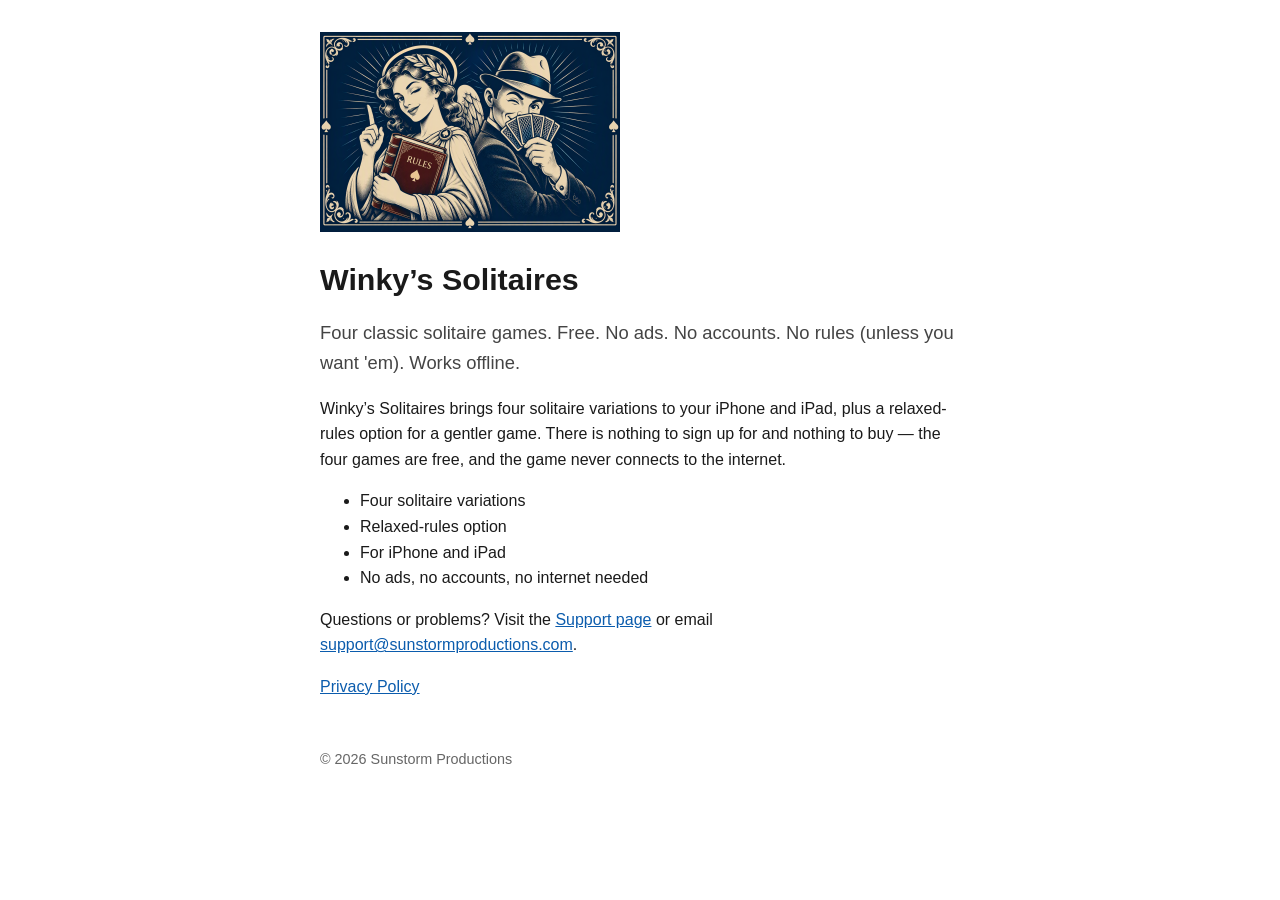
<file: index.html>
<!DOCTYPE html>
<html lang="en">
<head>
<meta charset="utf-8">
<meta name="viewport" content="width=device-width, initial-scale=1">
<title>Winky&rsquo;s Solitaires</title>
<meta name="description" content="Winky's Solitaires — four classic solitaire games for iPhone and iPad. Free, no ads, no accounts, works offline.">
<link rel="stylesheet" href="styles.css">
</head>
<body>
  <img src="Winky%20Libby%20Landscape.png" width=300px alt="Winky's Solitaires game screen">
<main>
  <h1>Winky&rsquo;s Solitaires</h1>
  <p class="tagline">Four classic solitaire games. Free. No ads. No accounts. No rules (unless you want 'em). Works offline.</p>

  <p>Winky&rsquo;s Solitaires brings four solitaire variations to your iPhone and iPad, plus a relaxed-rules option for a gentler game. There is nothing to sign up for and nothing to buy &mdash; the four games are free, and the game never connects to the internet.</p>

  <ul>
    <li>Four solitaire variations</li>
    <li>Relaxed-rules option</li>
    <li>For iPhone and iPad</li>
    <li>No ads, no accounts, no internet needed</li>
  </ul>

  <p>Questions or problems? Visit the <a href="support.html">Support page</a> or email <a href="mailto:support@sunstormproductions.com">support@sunstormproductions.com</a>.</p>

  <p><a href="privacy.html">Privacy Policy</a></p>
</main>
<footer>
  <p>&copy; 2026 Sunstorm Productions</p>
</footer>
</body>
</html>
</file>
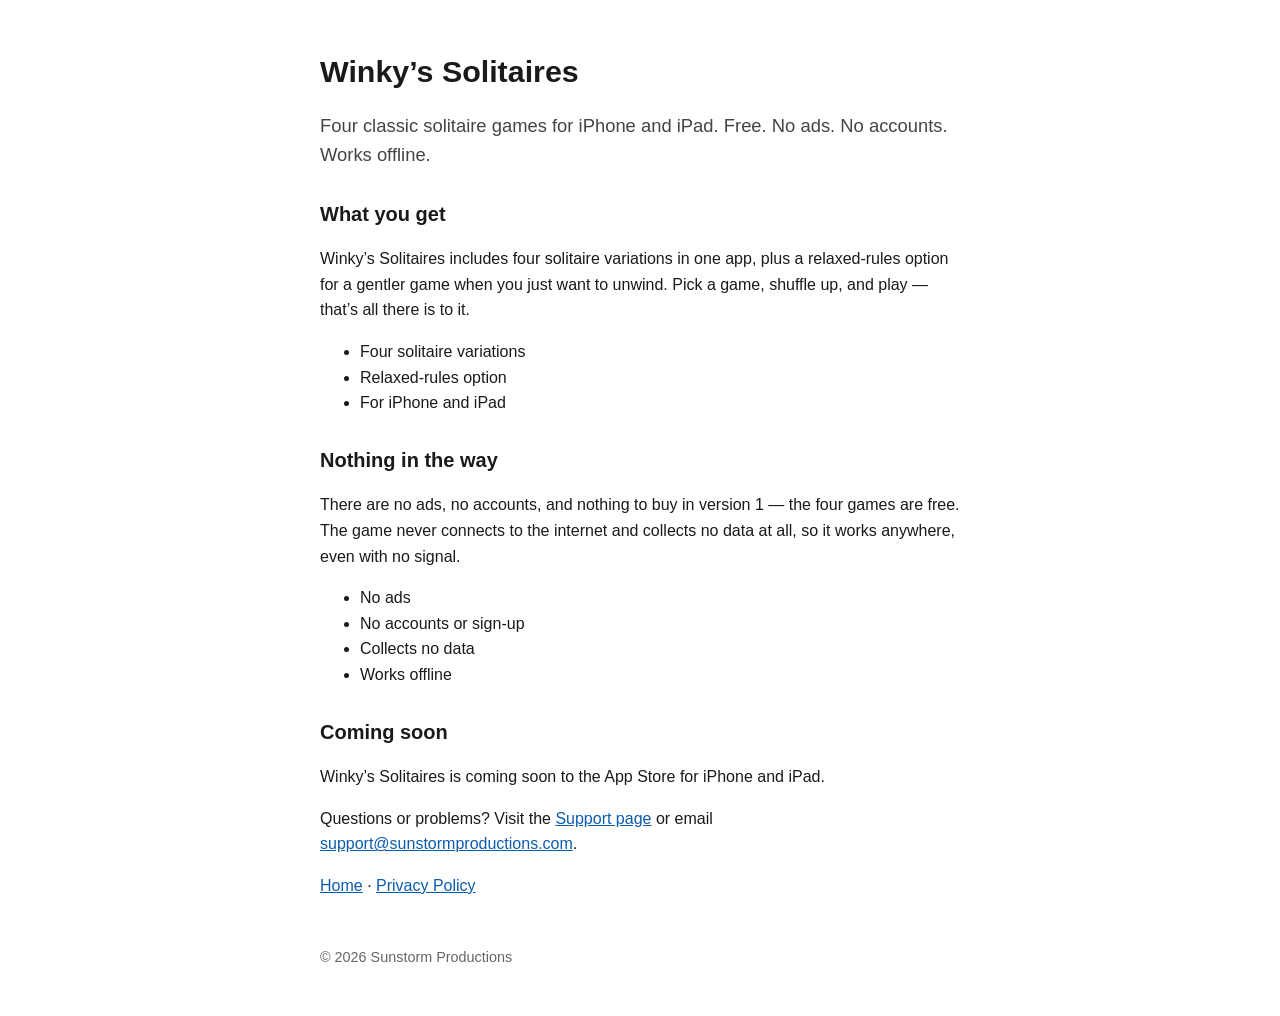
<file: marketing.html>
<!DOCTYPE html>
<html lang="en">
<head>
<meta charset="utf-8">
<meta name="viewport" content="width=device-width, initial-scale=1">
<title>Winky&rsquo;s Solitaires &mdash; Four Classic Solitaire Games</title>
<meta name="description" content="Winky's Solitaires — four classic solitaire games for iPhone and iPad. Free, no ads, no accounts, works offline.">
<link rel="stylesheet" href="styles.css">
</head>
<body>
<main>
  <h1>Winky&rsquo;s Solitaires</h1>
  <p class="tagline">Four classic solitaire games for iPhone and iPad. Free. No ads. No accounts. Works offline.</p>

  <h2>What you get</h2>
  <p>Winky&rsquo;s Solitaires includes four solitaire variations in one app, plus a relaxed-rules option for a gentler game when you just want to unwind. Pick a game, shuffle up, and play &mdash; that&rsquo;s all there is to it.</p>

  <ul>
    <li>Four solitaire variations</li>
    <li>Relaxed-rules option</li>
    <li>For iPhone and iPad</li>
  </ul>

  <h2>Nothing in the way</h2>
  <p>There are no ads, no accounts, and nothing to buy in version 1 &mdash; the four games are free. The game never connects to the internet and collects no data at all, so it works anywhere, even with no signal.</p>

  <ul>
    <li>No ads</li>
    <li>No accounts or sign-up</li>
    <li>Collects no data</li>
    <li>Works offline</li>
  </ul>

  <h2>Coming soon</h2>
  <p>Winky&rsquo;s Solitaires is coming soon to the App Store for iPhone and iPad.</p>

  <p>Questions or problems? Visit the <a href="support.html">Support page</a> or email <a href="mailto:support@sunstormproductions.com">support@sunstormproductions.com</a>.</p>

  <p><a href="index.html">Home</a> &middot; <a href="privacy.html">Privacy Policy</a></p>
</main>
<footer>
  <p>&copy; 2026 Sunstorm Productions</p>
</footer>
</body>
</html>
</file>
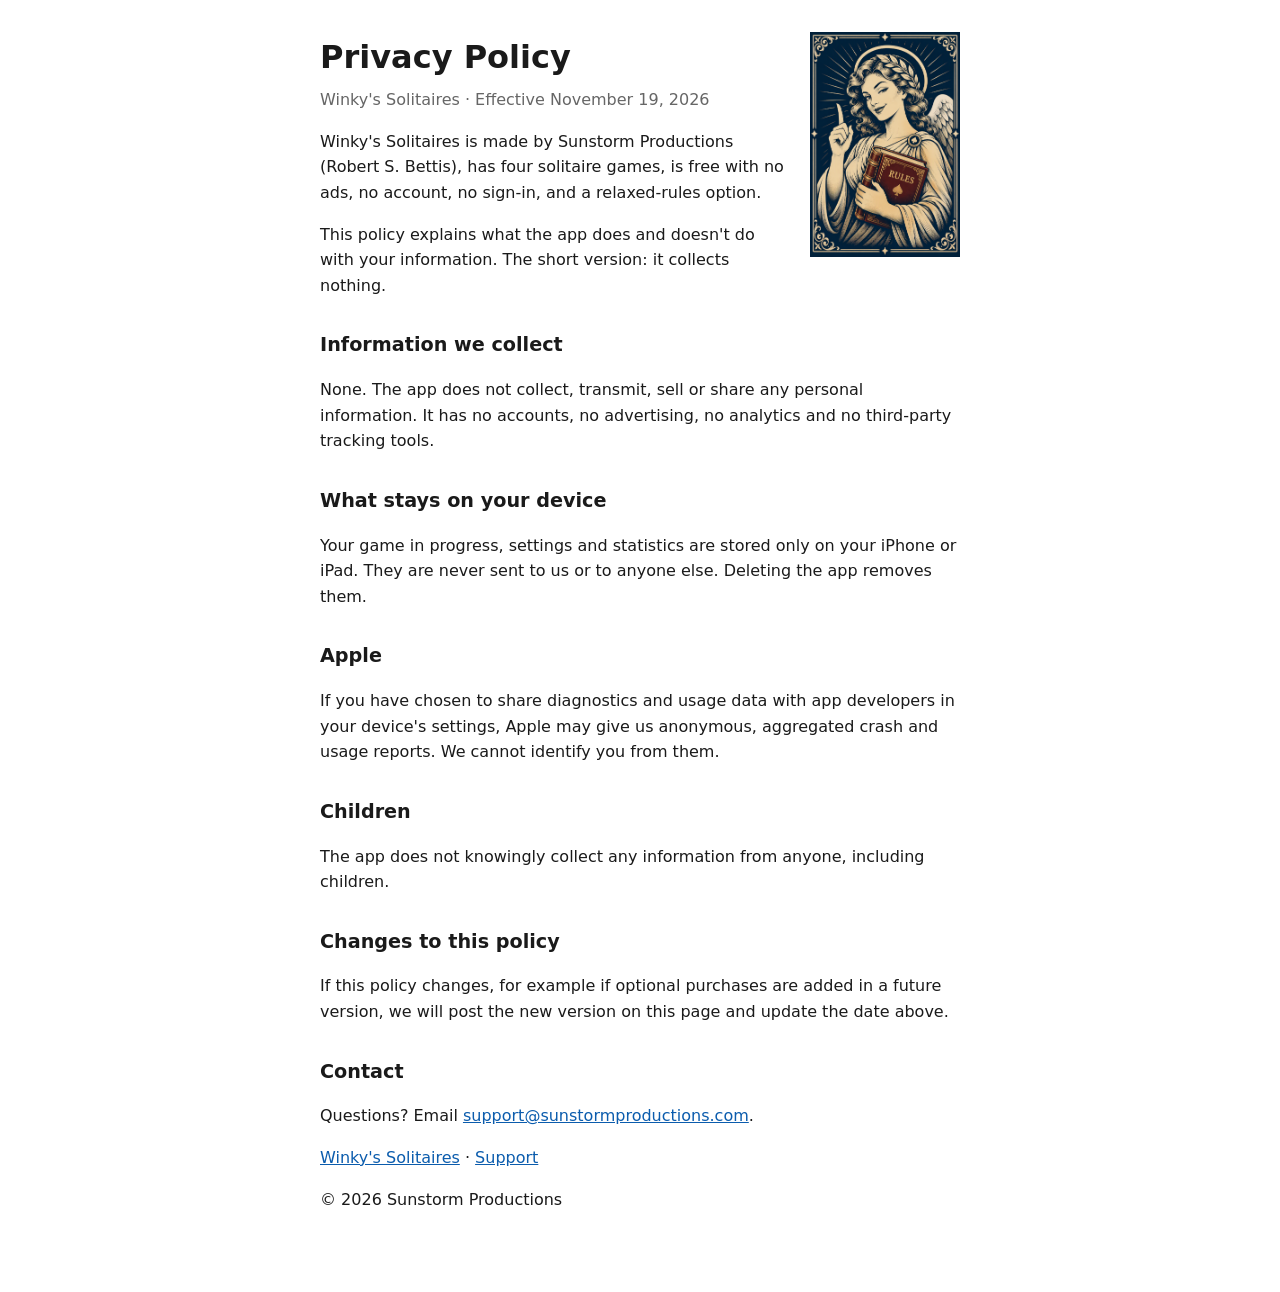
<file: privacy.html>
<!DOCTYPE html>
<html lang="en">
<head>
<meta charset="utf-8">
<meta name="viewport" content="width=device-width, initial-scale=1">
<title>Privacy Policy &mdash; Winky&rsquo;s Solitaires</title>
<style>

body { font-family: -apple-system, system-ui, "Segoe UI", Helvetica, Arial, sans-serif; color: #1a1a1a; line-height: 1.6; max-width: 40rem; margin: 0 auto; padding: 2rem 1.25rem 4rem; }

h1 { font-size: 2rem; margin-bottom: .25rem; }

h2 { font-size: 1.2rem; margin-top: 2rem; }

.date { color: #666; margin-top: 0; }

a { color: #0b5cad; }

.top { display: flex; gap: 1.25rem; align-items: stretch; }

.top-text { flex: 1; min-width: 0; }

.top-text h1 { margin-top: 0; }

.top-text p:last-child { margin-bottom: 0; }

.portrait { flex-shrink: 0; width: 150px; align-self: flex-start; }

@media (max-width: 480px) {
  .top { flex-direction: column; }
  .portrait { width: 150px; align-self: flex-start; }
}

</style>
</head>
<body>

<div class="top">
<div class="top-text">
<h1>Privacy Policy</h1>

<p class="date">Winky's Solitaires &middot; Effective November 19, 2026</p>

<p>Winky's Solitaires is made by Sunstorm Productions (Robert&nbsp;S.&nbsp;Bettis), has four solitaire games, is free with no ads, no account, no sign-in, and a relaxed-rules option.</p>

<p>This policy explains what the app does and doesn't do with your information. The short version: it collects nothing.</p>
</div>
<img src="Libby_Portrait.png" alt="Libby" class="portrait">
</div>

<h2>Information we collect</h2>

<p>None. The app does not collect, transmit, sell or share any personal information. It has no accounts, no advertising, no analytics and no third-party tracking tools.</p>

<h2>What stays on your device</h2>

<p>Your game in progress, settings and statistics are stored only on your iPhone or iPad. They are never sent to us or to anyone else. Deleting the app removes them.</p>

<h2>Apple</h2>

<p>If you have chosen to share diagnostics and usage data with app developers in your device's settings, Apple may give us anonymous, aggregated crash and usage reports. We cannot identify you from them.</p>

<h2>Children</h2>

<p>The app does not knowingly collect any information from anyone, including children.</p>

<h2>Changes to this policy</h2>

<p>If this policy changes, for example if optional purchases are added in a future version, we will post the new version on this page and update the date above.</p>

<h2>Contact</h2>

<p>Questions? Email <a href="mailto:support@sunstormproductions.com">support@sunstormproductions.com</a>.</p>

<footer>

<p><a href="index.html">Winky's Solitaires</a> &middot; <a href="support.html">Support</a></p>

<p>&copy; 2026 Sunstorm Productions</p>

</footer>

</body>
</html>
</file>
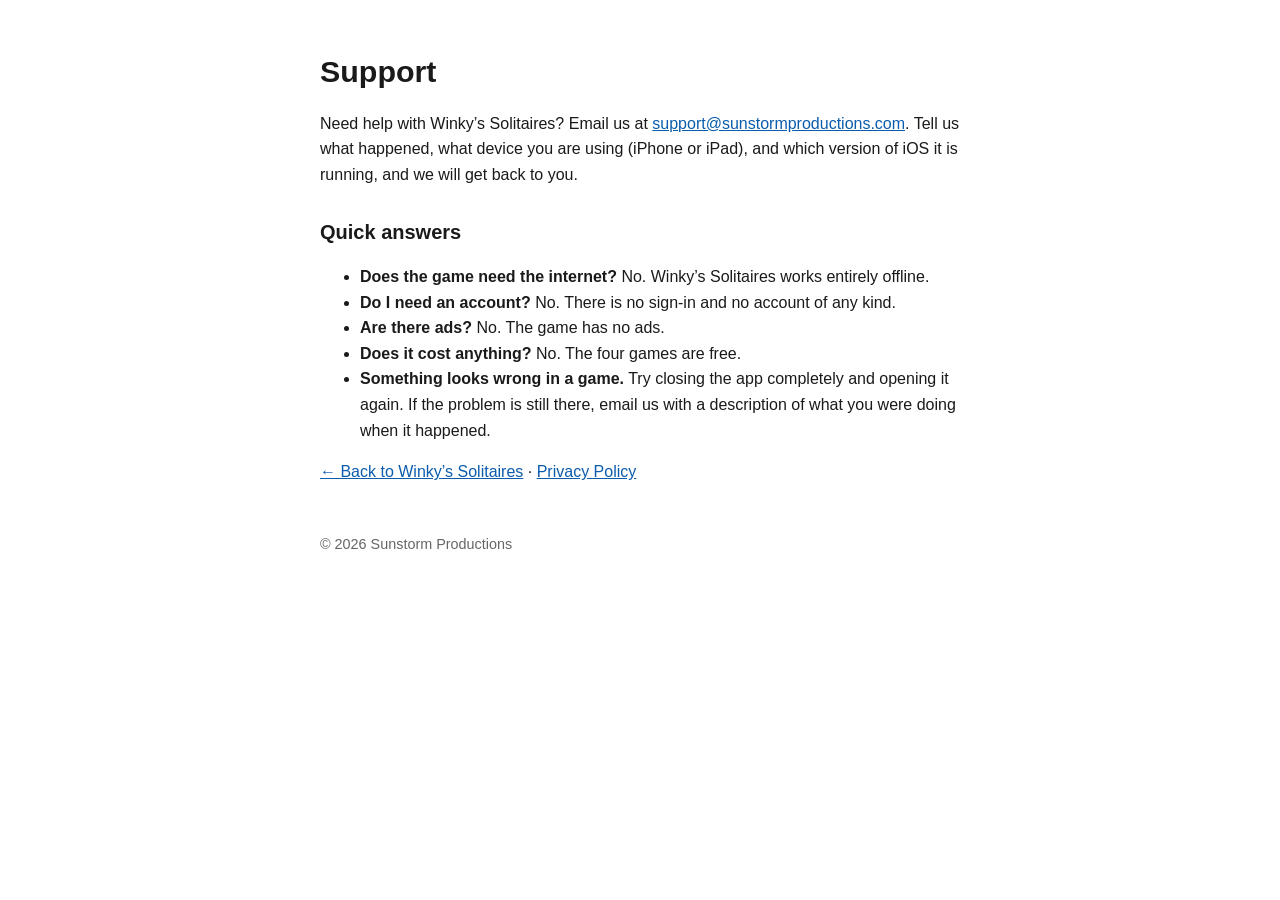
<file: support.html>
<!DOCTYPE html>
<html lang="en">
<head>
<meta charset="utf-8">
<meta name="viewport" content="width=device-width, initial-scale=1">
<title>Support &mdash; Winky&rsquo;s Solitaires</title>
<meta name="description" content="Support for Winky's Solitaires — get help by email.">
<link rel="stylesheet" href="styles.css">
</head>
<body>
<main>
  <h1>Support</h1>
  <p>Need help with Winky&rsquo;s Solitaires? Email us at <a href="mailto:support@sunstormproductions.com">support@sunstormproductions.com</a>. Tell us what happened, what device you are using (iPhone or iPad), and which version of iOS it is running, and we will get back to you.</p>

  <h2>Quick answers</h2>
  <ul>
    <li><strong>Does the game need the internet?</strong> No. Winky&rsquo;s Solitaires works entirely offline.</li>
    <li><strong>Do I need an account?</strong> No. There is no sign-in and no account of any kind.</li>
    <li><strong>Are there ads?</strong> No. The game has no ads.</li>
    <li><strong>Does it cost anything?</strong> No. The four games are free.</li>
    <li><strong>Something looks wrong in a game.</strong> Try closing the app completely and opening it again. If the problem is still there, email us with a description of what you were doing when it happened.</li>
  </ul>

  <p><a href="index.html">&larr; Back to Winky&rsquo;s Solitaires</a> &middot; <a href="privacy.html">Privacy Policy</a></p>
</main>
<footer>
  <p>&copy; 2026 Sunstorm Productions</p>
</footer>
</body>
</html>
</file>
<file: styles.css>
body {
  font-family: -apple-system, BlinkMacSystemFont, "Segoe UI", Helvetica, Arial, sans-serif;
  line-height: 1.6;
  color: #1a1a1a;
  max-width: 640px;
  margin: 0 auto;
  padding: 2rem 1.25rem;
}
h1 { font-size: 1.9rem; line-height: 1.25; }
h2 { font-size: 1.25rem; margin-top: 1.75rem; }
.tagline { font-size: 1.15rem; color: #444; }
a { color: #0b5cad; }
footer { margin-top: 3rem; color: #666; font-size: 0.9rem; }
</file>
